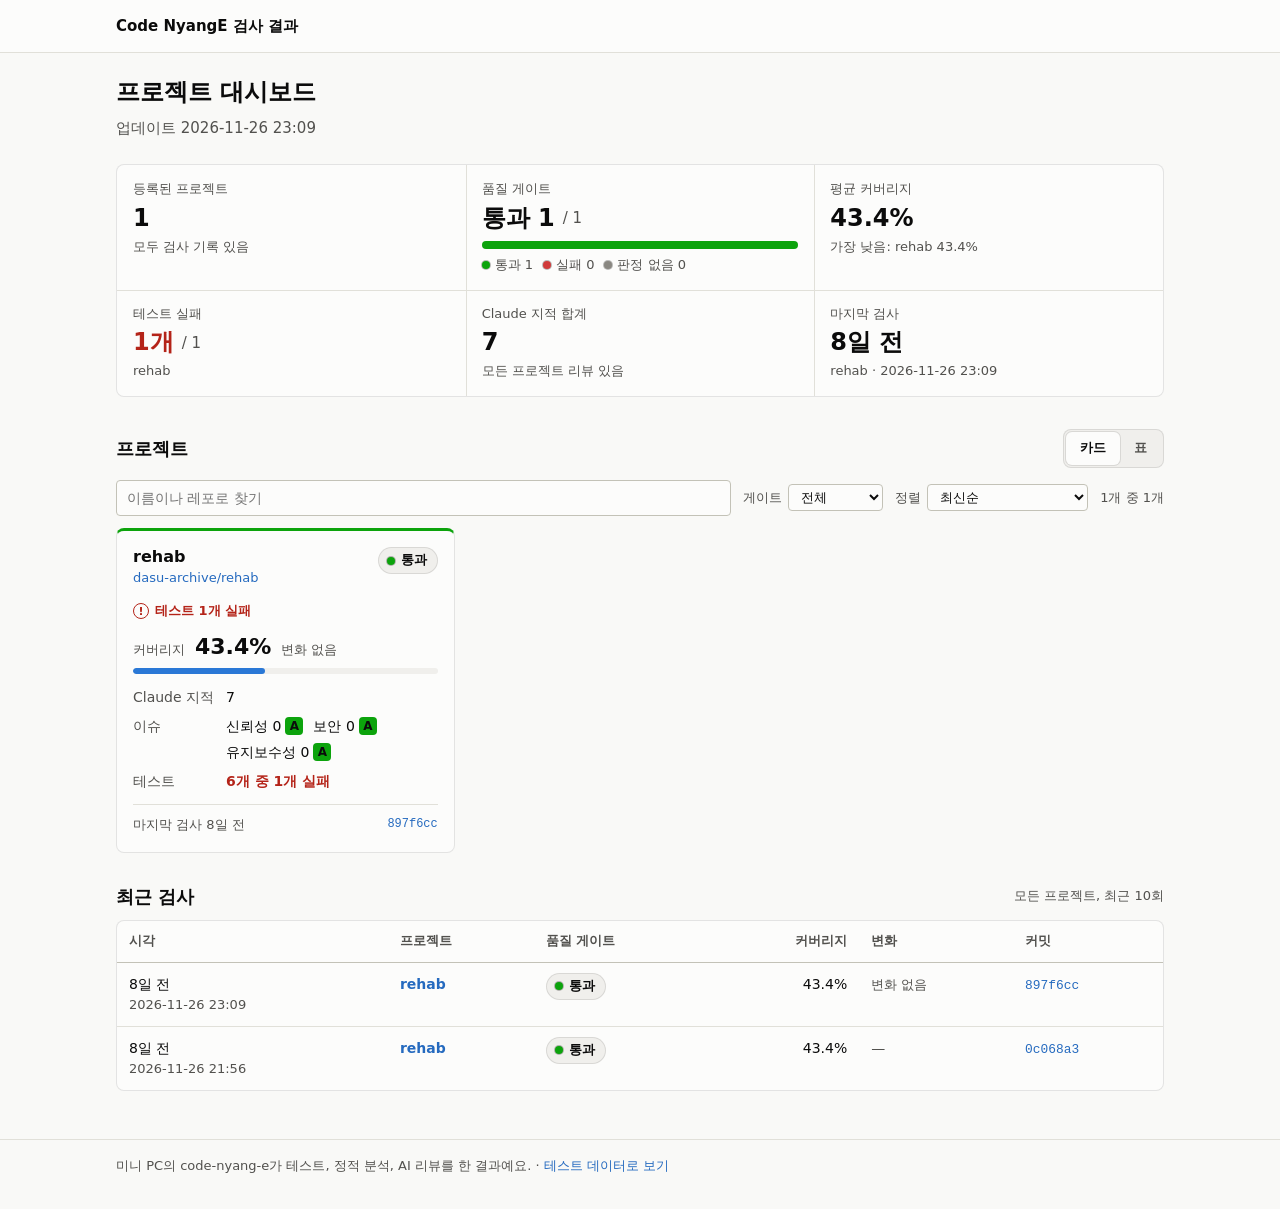
<file: index.html>
<!DOCTYPE html>
<html lang="ko">
<head>
  <meta charset="UTF-8">
  <meta name="viewport" content="width=device-width, initial-scale=1">
  <title>Code NyangE 검사 결과</title>
  <link rel="stylesheet" href="assets/style.css">
  <script type="module" src="assets/list.js"></script>
</head>
<body>
  <header class="site-header">
    <div class="container">
      <a class="site-title" href="./">Code NyangE 검사 결과</a>
    </div>
  </header>

  <main class="container">
    <div id="notices"></div>
    <div class="page-header">
      <h1>프로젝트 대시보드</h1>
      <p class="muted" id="updated"></p>
    </div>
    <div id="app">
      <div class="state" data-state="loading">불러오는 중</div>
    </div>
    <noscript>
      <div class="state" data-state="error">이 페이지는 JavaScript가 켜져 있어야 보여요.</div>
    </noscript>
  </main>

  <footer class="site-footer">
    <div class="container">
      미니 PC의 code-nyang-e가 테스트, 정적 분석, AI 리뷰를 한 결과예요.
      · <a id="data-switch" href="./?fixtures=v1">테스트 데이터로 보기</a>
    </div>
  </footer>
</body>
</html>
</file>
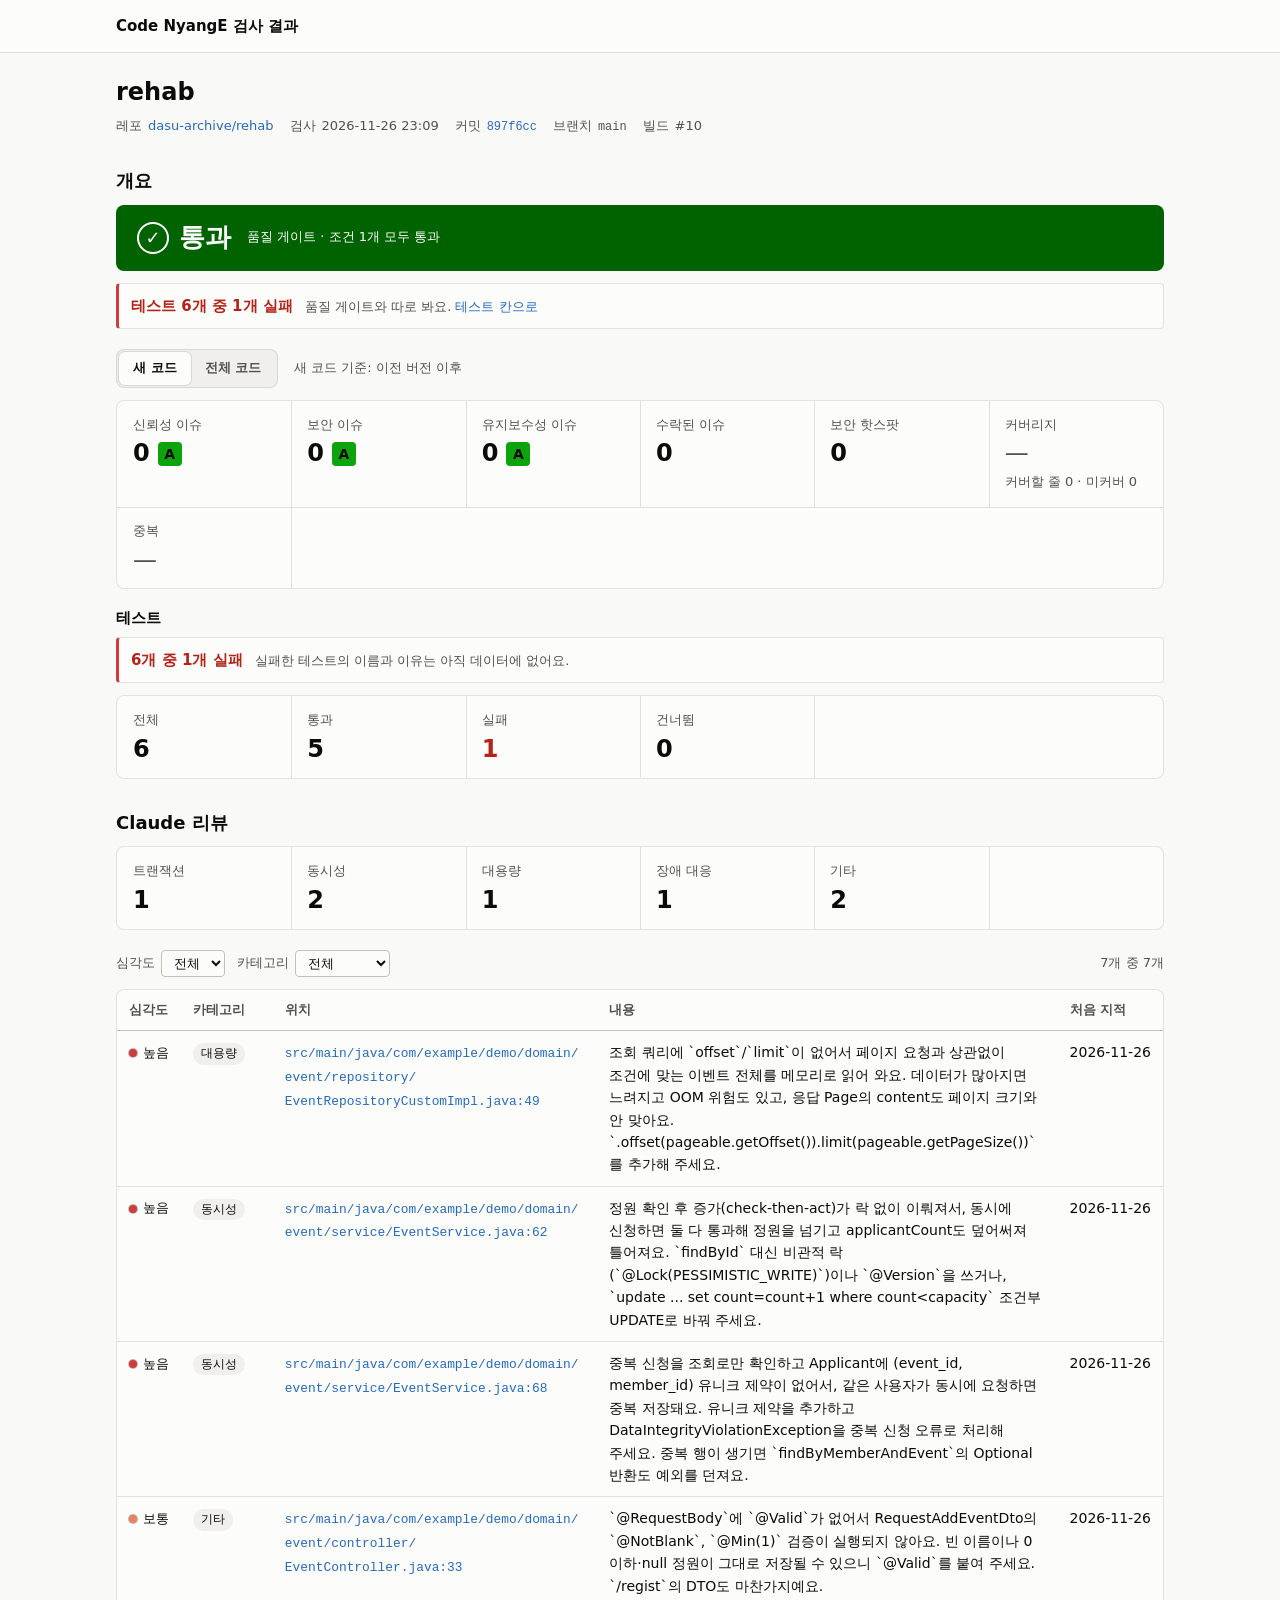
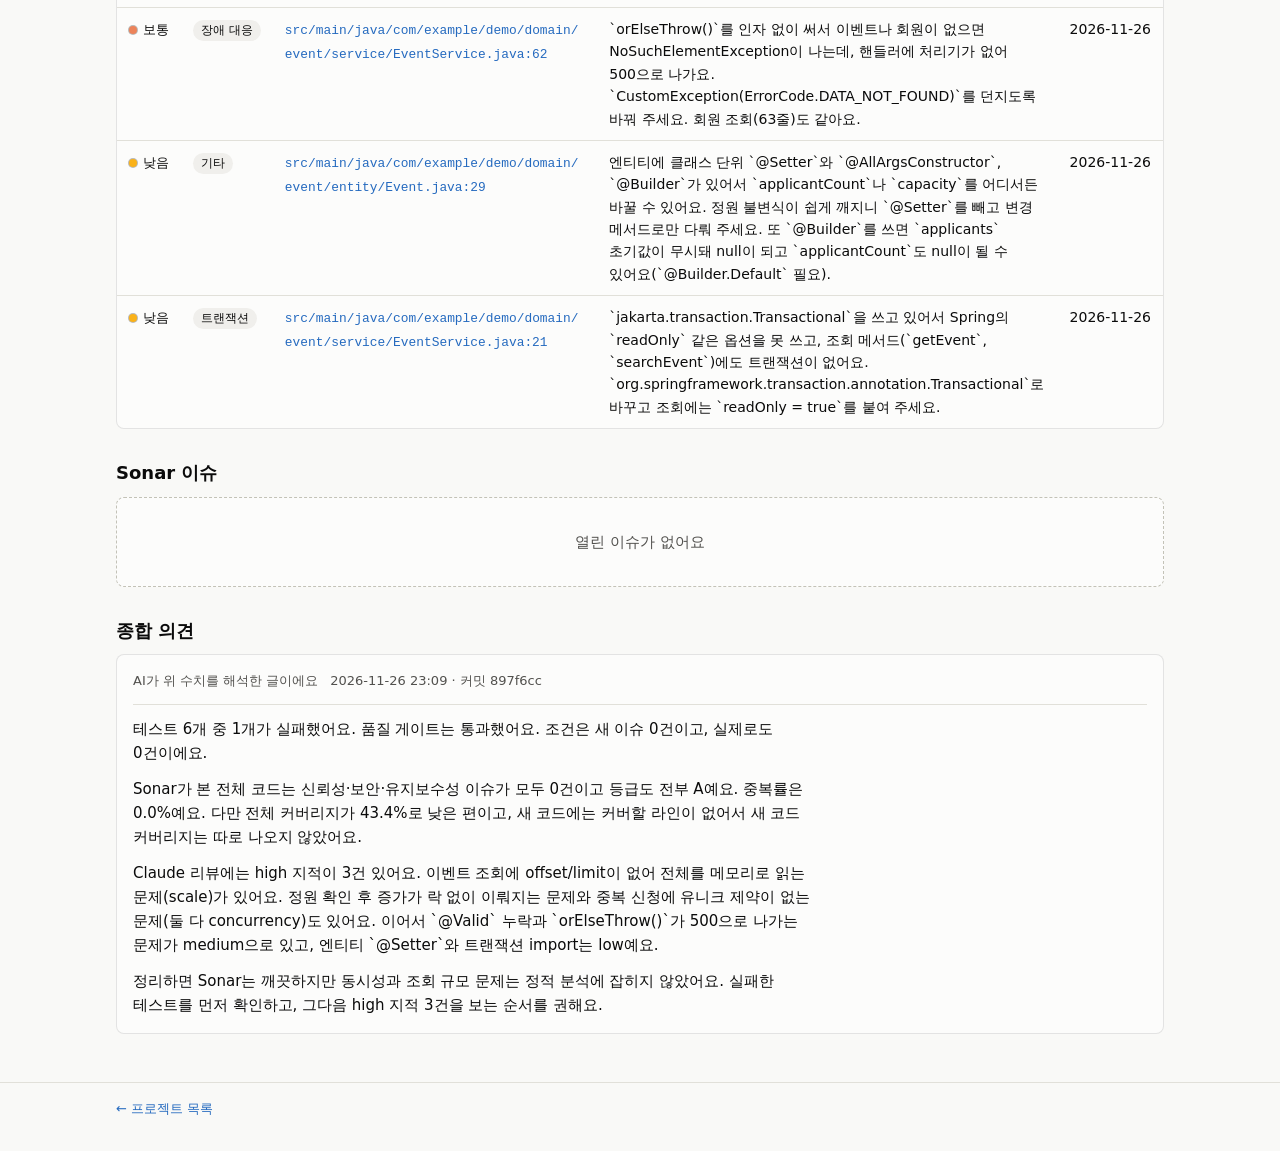
<file: projects/rehab/index.html>
<!DOCTYPE html>
<html lang="ko">
<head>
  <meta charset="UTF-8">
  <meta name="viewport" content="width=device-width, initial-scale=1">
  <title>프로젝트 · Code NyangE 검사 결과</title>
  <link rel="stylesheet" href="../../assets/style.css" id="style">
  <script>
    // 내부(Jenkins)가 이 파일을 projects/<id>/index.html로 그대로 복사한다. 그때 공통 파일은 ../../assets/에 있다.
    // 루트의 project-template.html을 직접 열 때(테스트 데이터 미리보기)는 assets/가 같은 폴더에 있다.
    (function () {
      var base = /\/project-template\.html$/.test(location.pathname) ? 'assets/' : '../../assets/';
      document.getElementById('style').href = base + 'style.css';
      var script = document.createElement('script');
      script.type = 'module';
      script.src = base + 'project.js';
      document.head.appendChild(script);
    })();
  </script>
</head>
<body>
  <header class="site-header">
    <div class="container">
      <a class="site-title" data-link="list" href="../../">Code NyangE 검사 결과</a>
    </div>
  </header>

  <main class="container">
    <div id="notices"></div>
    <div id="app">
      <div class="state" data-state="loading">불러오는 중</div>
    </div>
    <noscript>
      <div class="state" data-state="error">이 페이지는 JavaScript가 켜져 있어야 보여요.</div>
    </noscript>
  </main>

  <footer class="site-footer">
    <div class="container">
      <a data-link="list" href="../../">← 프로젝트 목록</a>
    </div>
  </footer>
</body>
</html>
</file>
<file: assets/style.css>
/*
 * dashboard 공통 스타일
 * - index.html(목록)과 project-template.html(프로젝트 화면)이 같이 쓴다.
 * - url()을 쓰지 않아서 어느 폴더에서 읽어도 같다.
 * - 상태 값은 data- 속성으로 받는다. JS는 textContent와 dataset만 바꾼다.
 *     게이트:  .gate / .gate-hero        data-status = passed | failed | unknown
 *     등급:    .rating                   data-rating = A | B | C | D | E
 *     심각도:  .sev                      data-sev    = blocker | high | medium | low | info
 *     배너:    .banner                   data-kind   = warning | error | info
 *     상태:    .state                    data-state  = loading | empty | error
 * - 색은 혼자 뜻을 나르지 않는다. 항상 글자(통과, 실패, high …)를 같이 둔다.
 */

/* ---------- 색과 크기 ---------- */

:root {
  color-scheme: light;

  --page: #f9f9f7;
  --surface: #fcfcfb;
  --surface-2: #f0efec;
  --ink: #0b0b0b;
  --ink-2: #52514e;
  --ink-3: #898781;            /* 장식·힌트 전용. 본문 글자에 쓰지 않음 */
  --line: #e1e0d9;
  --line-strong: #c3c2b7;
  --ring: rgba(11, 11, 11, 0.10);
  --dot-ring: rgba(11, 11, 11, 0.28);
  --link: #256abf;
  --focus: #2a78d6;
  --meter: #2a78d6;            /* 커버리지 막대 */
  --good-text: #006300;        /* 올라감 글자 7.4:1 */
  --bad-text: #b42318;         /* 내려감·실패 글자 6.4:1 */

  /* 상태색: 라이트·다크 공통 (고정) */
  --good: #0ca30c;
  --good-strong: #006300;      /* 큰 통과 칸 배경. 흰 글자 7.5:1 */
  --warning: #fab219;
  --serious: #ec835a;
  --critical: #d03b3b;
  --neutral: #898781;

  /* 등급 A–E */
  --rating-a: #0ca30c;
  --rating-b: #a3c93a;
  --rating-c: #fab219;
  --rating-d: #ec835a;
  --rating-e: #d03b3b;

  --font: system-ui, -apple-system, "Segoe UI", "Apple SD Gothic Neo", "Malgun Gothic", "Noto Sans KR", sans-serif;
  --mono: ui-monospace, "SFMono-Regular", Menlo, Consolas, "Cascadia Mono", "D2Coding", monospace;

  --radius: 8px;
  --radius-sm: 4px;
  --gap: 16px;
  --max: 1080px;
}

@media (prefers-color-scheme: dark) {
  :root:where(:not([data-theme="light"])) {
    color-scheme: dark;
    --page: #0d0d0d;
    --surface: #1a1a19;
    --surface-2: #262624;
    --ink: #f0efec;
    --ink-2: #c3c2b7;
    --ink-3: #898781;
    --line: #2c2c2a;
    --line-strong: #383835;
    --ring: rgba(255, 255, 255, 0.10);
    --dot-ring: rgba(255, 255, 255, 0.18);
    --link: #6da7ec;
    --focus: #3987e5;
    --meter: #3987e5;
    --good-text: #0ca30c;
    --bad-text: #f97066;
  }
}

:root[data-theme="dark"] {
  color-scheme: dark;
  --page: #0d0d0d;
  --surface: #1a1a19;
  --surface-2: #262624;
  --ink: #f0efec;
  --ink-2: #c3c2b7;
  --ink-3: #898781;
  --line: #2c2c2a;
  --line-strong: #383835;
  --ring: rgba(255, 255, 255, 0.10);
  --dot-ring: rgba(255, 255, 255, 0.18);
  --link: #6da7ec;
  --focus: #3987e5;
  --meter: #3987e5;
  --good-text: #0ca30c;
  --bad-text: #f97066;
}

/* ---------- 기본 ---------- */

*,
*::before,
*::after {
  box-sizing: border-box;
}

html {
  -webkit-text-size-adjust: 100%;
}

body {
  margin: 0;
  background: var(--page);
  color: var(--ink);
  font-family: var(--font);
  font-size: 15px;
  line-height: 1.6;
  word-break: keep-all;
  overflow-wrap: anywhere;
}

h1, h2, h3 {
  margin: 0;
  line-height: 1.3;
  font-weight: 650;
}

h1 { font-size: 24px; }
h2 { font-size: 18px; }
h3 { font-size: 15px; }

p { margin: 0; }

a {
  color: var(--link);
  text-decoration: none;
}

a:hover {
  text-decoration: underline;
}

:focus-visible {
  outline: 2px solid var(--focus);
  outline-offset: 2px;
  border-radius: var(--radius-sm);
}

code,
.mono {
  font-family: var(--mono);
  font-size: 0.92em;
}

.num {
  font-variant-numeric: tabular-nums;
  text-align: right;
  white-space: nowrap;
}

.muted { color: var(--ink-2); }

/* 값이 null일 때 "—". 0과 다르게 보이도록 흐리게 */
.null {
  color: var(--ink-2);
  font-weight: 400;
}

.visually-hidden {
  position: absolute;
  width: 1px;
  height: 1px;
  margin: -1px;
  padding: 0;
  overflow: hidden;
  clip: rect(0 0 0 0);
  white-space: nowrap;
  border: 0;
}

[hidden] { display: none !important; }

/* ---------- 틀 ---------- */

.container {
  width: 100%;
  max-width: var(--max);
  margin: 0 auto;
  padding: 0 16px;
}

.site-header {
  background: var(--surface);
  border-bottom: 1px solid var(--line);
}

.site-header .container {
  display: flex;
  align-items: center;
  gap: 12px;
  min-height: 52px;
}

.site-title {
  font-size: 15px;
  font-weight: 650;
  color: var(--ink);
}

.site-title:hover { text-decoration: none; }

main.container {
  padding-top: 24px;
  padding-bottom: 48px;
}

.site-footer {
  border-top: 1px solid var(--line);
  color: var(--ink-2);
  font-size: 13px;
  padding: 16px 0 32px;
}

/* 머리말: 제목 + 메타 줄 */
.page-header {
  display: grid;
  gap: 8px;
  margin-bottom: 24px;
}

.meta {
  display: flex;
  flex-wrap: wrap;
  gap: 4px 16px;
  margin: 0;
  padding: 0;
  list-style: none;
  color: var(--ink-2);
  font-size: 13px;
}

.meta dt,
.meta .meta__label {
  color: var(--ink-2);
}

.meta dd { margin: 0; color: var(--ink); }

.meta__item {
  display: inline-flex;
  gap: 6px;
  align-items: baseline;
}

/* 섹션 */
.section {
  margin-top: 32px;
}

.section__head {
  display: flex;
  flex-wrap: wrap;
  align-items: center;
  justify-content: space-between;
  gap: 8px 16px;
  margin-bottom: 12px;
}

.section__note {
  color: var(--ink-2);
  font-size: 13px;
}

/* 섹션 안의 작은 묶음 (예: 개요 안의 지표, 테스트) */
.subsection {
  margin-top: 20px;
}

.subsection > h3 {
  margin-bottom: 8px;
}

.scope-bar {
  display: flex;
  flex-wrap: wrap;
  align-items: center;
  gap: 8px 16px;
  margin: 20px 0 12px;
}

.stack > * + * {
  margin-top: 12px;
}

.card {
  background: var(--surface);
  border: 1px solid var(--ring);
  border-radius: var(--radius);
  padding: 16px;
}

.card + .card { margin-top: var(--gap); }

.grid {
  display: grid;
  gap: var(--gap);
  grid-template-columns: repeat(auto-fit, minmax(240px, 1fr));
}

/* ---------- 숫자 칸 (stat) ---------- */

/* 칸 사이 선은 각 칸의 오른쪽·아래 선. 바깥 가장자리 선은 음수 여백으로 숨긴다 */
.stats {
  display: grid;
  grid-template-columns: repeat(auto-fill, minmax(150px, 1fr));
  background: var(--surface);
  border: 1px solid var(--ring);
  border-radius: var(--radius);
  overflow: hidden;
}

.stat {
  display: grid;
  align-content: start;
  gap: 4px;
  padding: 14px 16px;
  min-width: 0;
  border-right: 1px solid var(--line);
  border-bottom: 1px solid var(--line);
  margin: 0 -1px -1px 0;
}

.stat__label {
  color: var(--ink-2);
  font-size: 13px;
}

.stat__value {
  display: flex;
  align-items: center;
  gap: 8px;
  font-size: 24px;
  font-weight: 650;
  line-height: 1.2;
}

.stat__sub {
  color: var(--ink-2);
  font-size: 13px;
}

/* ---------- 품질 게이트 ---------- */

/* 작은 배지 (목록 표, 추이 등) */
.gate {
  display: inline-flex;
  align-items: center;
  gap: 6px;
  padding: 2px 10px 2px 8px;
  border: 1px solid var(--ring);
  border-radius: 999px;
  background: var(--surface-2);
  color: var(--ink);
  font-size: 13px;
  font-weight: 600;
  white-space: nowrap;
}

.gate::before {
  content: "";
  width: 8px;
  height: 8px;
  border-radius: 50%;
  background: var(--neutral);
  box-shadow: 0 0 0 1px var(--dot-ring);
}

.gate[data-status="passed"]::before { background: var(--good); }
.gate[data-status="failed"]::before { background: var(--critical); }

/* 큰 판정 칸 (프로젝트 개요 맨 위) */
.gate-hero {
  display: flex;
  flex-wrap: wrap;
  align-items: center;
  gap: 8px 16px;
  padding: 16px 20px;
  border-radius: var(--radius);
  border: 1px dashed var(--line-strong);
  background: var(--surface-2);
  color: var(--ink);
}

.gate-hero__label {
  display: inline-flex;
  align-items: center;
  gap: 10px;
  font-size: 26px;
  font-weight: 700;
  line-height: 1.2;
}

.gate-hero__label::before {
  content: "?";
  display: inline-grid;
  place-items: center;
  width: 32px;
  height: 32px;
  border-radius: 50%;
  border: 2px solid currentColor;
  font-size: 18px;
  line-height: 1;
}

.gate-hero__sub {
  font-size: 13px;
}

.gate-hero[data-status="passed"],
.gate-hero[data-status="failed"] {
  border-style: solid;
  border-color: transparent;
  color: #ffffff;
}

.gate-hero[data-status="passed"] { background: var(--good-strong); }
.gate-hero[data-status="failed"] { background: var(--critical); }
.gate-hero[data-status="passed"] .gate-hero__label::before { content: "✓"; }
.gate-hero[data-status="failed"] .gate-hero__label::before { content: "✕"; }

/* 실패한 조건 목록 */
.conditions {
  margin: 12px 0 0;
  padding: 0;
  list-style: none;
  display: grid;
  gap: 8px;
}

.conditions li {
  display: flex;
  flex-wrap: wrap;
  gap: 4px 12px;
  align-items: baseline;
  padding: 10px 12px;
  background: var(--surface);
  border: 1px solid var(--ring);
  border-left: 3px solid var(--critical);
  border-radius: var(--radius-sm);
}

.conditions li[data-status="passed"] { border-left-color: var(--good); }

.conditions__metric { font-weight: 600; }
.conditions__detail { color: var(--ink-2); font-size: 13px; }

/* ---------- 테스트 결과 ---------- */
/* 실패한 테스트가 있는 회차도 게시된다. 게이트를 통과해도 테스트는 실패할 수 있다 */

.test-result {
  display: flex;
  flex-wrap: wrap;
  gap: 4px 12px;
  align-items: baseline;
  margin: 0 0 12px;
  padding: 10px 12px;
  background: var(--surface);
  border: 1px solid var(--ring);
  border-left: 3px solid var(--neutral);
  border-radius: var(--radius-sm);
}

.test-result--alert { margin: 12px 0 0; }
.test-result[data-status="passed"] { border-left-color: var(--good); }
.test-result[data-status="failed"] { border-left-color: var(--critical); }

.test-result__head { font-weight: 600; }
.test-result[data-status="failed"] .test-result__head { color: var(--bad-text); }
.test-result__note { color: var(--ink-2); font-size: 13px; }

.text-bad {
  color: var(--bad-text);
  font-weight: 600;
}

/* ---------- 등급 A–E ---------- */

.rating {
  display: inline-grid;
  place-items: center;
  width: 24px;
  height: 24px;
  border-radius: var(--radius-sm);
  background: var(--neutral);
  color: #0b0b0b;
  font-size: 14px;
  font-weight: 700;
  line-height: 1;
  flex: none;
}

.rating[data-rating="A"] { background: var(--rating-a); }
.rating[data-rating="B"] { background: var(--rating-b); }
.rating[data-rating="C"] { background: var(--rating-c); }
.rating[data-rating="D"] { background: var(--rating-d); }
.rating[data-rating="E"] { background: var(--rating-e); color: #ffffff; }

/* ---------- 심각도 ---------- */

.sev {
  display: inline-flex;
  align-items: center;
  gap: 6px;
  font-size: 13px;
  white-space: nowrap;
}

.sev::before {
  content: "";
  width: 8px;
  height: 8px;
  border-radius: 50%;
  background: var(--neutral);
  box-shadow: 0 0 0 1px var(--dot-ring);
  flex: none;
}

.sev[data-sev="blocker"]::before {
  background: var(--critical);
  border-radius: 2px;            /* 막힘은 네모로 high와 구분 */
}

.sev[data-sev="blocker"] { font-weight: 650; }
.sev[data-sev="high"]::before { background: var(--critical); }
.sev[data-sev="medium"]::before { background: var(--serious); }
.sev[data-sev="low"]::before { background: var(--warning); }
.sev[data-sev="info"]::before { background: var(--neutral); }

/* 품질·카테고리처럼 색이 필요 없는 꼬리표 */
.chip {
  display: inline-flex;
  align-items: center;
  padding: 1px 8px;
  border-radius: 999px;
  background: var(--surface-2);
  color: var(--ink);
  font-size: 12px;
  white-space: nowrap;
}

.chips {
  display: inline-flex;
  flex-wrap: wrap;
  gap: 4px;
}

/* ---------- 표 ---------- */

.table-wrap {
  overflow-x: auto;
  background: var(--surface);
  border: 1px solid var(--ring);
  border-radius: var(--radius);
  -webkit-overflow-scrolling: touch;
}

.table {
  width: 100%;
  border-collapse: collapse;
  font-size: 14px;
}

/* 칸 안에서는 글자 단위로 끊지 않는다. 좁으면 표가 .table-wrap 안에서 옆으로 밀린다 */
.table th,
.table td {
  padding: 10px 12px;
  text-align: left;
  vertical-align: top;
  border-bottom: 1px solid var(--line);
  overflow-wrap: normal;
}

/* 파일 경로는 JS가 "/" 뒤에 <wbr>을 넣어서 거기서만 줄을 바꾼다 */
.table .nowrap,
.nowrap {
  white-space: nowrap;
}

.table .sub,
.sub {
  color: var(--ink-2);
  font-size: 13px;
}

.project-name {
  font-weight: 600;
}

.impacts {
  display: grid;
  gap: 4px;
}

.impact {
  display: flex;
  align-items: center;
  gap: 6px;
  white-space: nowrap;
}

.table th {
  color: var(--ink-2);
  font-size: 13px;
  font-weight: 600;
  white-space: nowrap;
  border-bottom-color: var(--line-strong);
}

.table th.num,
.table td.num {
  text-align: right;
}

.table tbody tr:last-child td { border-bottom: 0; }
.table tbody tr:hover td { background: var(--surface-2); }

/* 내용 칸은 띄어쓰기 없는 긴 글자도 칸 안에서 줄을 바꾼다 */
.table .message {
  min-width: 240px;
  overflow-wrap: anywhere;
}

/* ---------- 전환·필터 ---------- */

.toggle {
  display: inline-flex;
  padding: 2px;
  border-radius: var(--radius);
  background: var(--surface-2);
  border: 1px solid var(--ring);
}

.toggle button {
  appearance: none;
  border: 0;
  margin: 0;
  padding: 6px 14px;
  border-radius: 6px;
  background: transparent;
  color: var(--ink-2);
  font: inherit;
  font-size: 13px;
  font-weight: 600;
  cursor: pointer;
}

.toggle button[aria-pressed="true"] {
  background: var(--surface);
  color: var(--ink);
  box-shadow: 0 0 0 1px var(--ring);
}

.filters {
  display: flex;
  flex-wrap: wrap;
  gap: 8px 12px;
  align-items: center;
  margin-bottom: 12px;
}

.filters label {
  display: inline-flex;
  align-items: center;
  gap: 6px;
  color: var(--ink-2);
  font-size: 13px;
}

.filters select {
  font: inherit;
  font-size: 13px;
  color: var(--ink);
  background: var(--surface);
  border: 1px solid var(--line-strong);
  border-radius: var(--radius-sm);
  padding: 4px 8px;
}

.filters__count {
  color: var(--ink-2);
  font-size: 13px;
  margin-left: auto;
}

/* ---------- 배너·상태 ---------- */

.banner {
  display: flex;
  gap: 10px;
  align-items: flex-start;
  margin-bottom: 16px;
  padding: 12px 14px;
  background: var(--surface);
  border: 1px solid var(--ring);
  border-left: 4px solid var(--neutral);
  border-radius: var(--radius-sm);
  font-size: 14px;
}

.banner::before {
  content: "i";
  display: inline-grid;
  place-items: center;
  flex: none;
  width: 20px;
  height: 20px;
  border-radius: 50%;
  border: 1.5px solid currentColor;
  font-size: 12px;
  font-weight: 700;
  line-height: 1;
}

.banner[data-kind="warning"] { border-left-color: var(--warning); }
.banner[data-kind="warning"]::before { content: "!"; }
.banner[data-kind="error"] { border-left-color: var(--critical); }
.banner[data-kind="error"]::before { content: "✕"; }

.state {
  padding: 32px 16px;
  text-align: center;
  color: var(--ink-2);
  background: var(--surface);
  border: 1px dashed var(--line-strong);
  border-radius: var(--radius);
}

.state[data-state="error"] {
  border-style: solid;
  border-color: var(--ring);
  border-left: 4px solid var(--critical);
  text-align: left;
}

.state[data-state="loading"]::before {
  content: "";
  display: inline-block;
  width: 12px;
  height: 12px;
  margin-right: 8px;
  vertical-align: -1px;
  border-radius: 50%;
  border: 2px solid var(--line-strong);
  border-top-color: var(--ink-2);
  animation: spin 0.8s linear infinite;
}

@keyframes spin {
  to { transform: rotate(360deg); }
}

/* ---------- 종합 의견 ---------- */

.opinion {
  display: grid;
  gap: 12px;
}

.opinion__note {
  display: flex;
  flex-wrap: wrap;
  gap: 4px 12px;
  color: var(--ink-2);
  font-size: 13px;
  padding-bottom: 12px;
  border-bottom: 1px solid var(--line);
}

.opinion p {
  max-width: 72ch;
}

/* ---------- 메인 대시보드 ---------- */

.section--first {
  margin-top: 0;
}

/* 요약 칸 6개: 넓은 화면 3×2, 좁은 화면 2×3 */
.stats--summary {
  grid-template-columns: repeat(3, minmax(0, 1fr));
}

.stat__of {
  color: var(--ink-2);
  font-size: 15px;
  font-weight: 400;
}

/* 품질 게이트 비율 막대: 통과·실패·판정 없음. 숫자는 옆 글자로도 보인다 */
.segbar {
  display: flex;
  gap: 2px;
  height: 8px;
  margin: 4px 0 2px;
  border-radius: 999px;
  overflow: hidden;
  background: var(--surface-2);
}

.segbar span {
  min-width: 4px;
}

.segbar [data-status="passed"] { background: var(--good); }
.segbar [data-status="failed"] { background: var(--critical); }
.segbar [data-status="unknown"] { background: var(--neutral); }

.legend {
  display: flex;
  flex-wrap: wrap;
  gap: 2px 10px;
  color: var(--ink-2);
  font-size: 13px;
}

.legend__item {
  display: inline-flex;
  align-items: center;
  gap: 5px;
  white-space: nowrap;
}

.legend__item::before {
  content: "";
  width: 8px;
  height: 8px;
  border-radius: 50%;
  background: var(--neutral);
  box-shadow: 0 0 0 1px var(--dot-ring);
}

.legend__item[data-status="passed"]::before { background: var(--good); }
.legend__item[data-status="failed"]::before { background: var(--critical); }

/* 검색·필터·정렬 줄 */
.toolbar input[type="search"] {
  flex: 1 1 220px;
  min-width: 0;
  font: inherit;
  font-size: 14px;
  color: var(--ink);
  background: var(--surface);
  border: 1px solid var(--line-strong);
  border-radius: var(--radius-sm);
  padding: 6px 10px;
}

/* 프로젝트 카드 */
.pcards {
  display: grid;
  gap: var(--gap);
  grid-template-columns: repeat(auto-fill, minmax(300px, 1fr));
}

.pcard {
  position: relative;
  display: flex;
  flex-direction: column;
  gap: 12px;
  padding: 16px;
  background: var(--surface);
  border: 1px solid var(--ring);
  border-top: 3px solid var(--neutral);
  border-radius: var(--radius);
  transition: box-shadow 0.15s ease;
}

.pcard[data-status="passed"] { border-top-color: var(--good); }
.pcard[data-status="failed"] { border-top-color: var(--critical); }

.pcard:hover {
  box-shadow: 0 4px 16px rgba(11, 11, 11, 0.08);
}

.pcard__head {
  display: flex;
  align-items: flex-start;
  justify-content: space-between;
  gap: 8px;
}

.pcard__title {
  min-width: 0;
}

.pcard h3 {
  font-size: 16px;
}

/* 카드 어디를 눌러도 프로젝트로 간다. 안쪽 링크(레포, 커밋)는 따로 눌린다 */
.pcard__link {
  color: var(--ink);
}

.pcard__link::after {
  content: "";
  position: absolute;
  inset: 0;
  border-radius: var(--radius);
}

.pcard a:not(.pcard__link) {
  position: relative;
  z-index: 1;
}

.pcard__alerts {
  display: flex;
  flex-wrap: wrap;
  gap: 4px 16px;
}

.pcard__alert {
  display: inline-flex;
  align-items: center;
  gap: 6px;
  color: var(--bad-text);
  font-size: 13px;
  font-weight: 600;
}

.pcard__alert::before {
  content: "!";
  display: inline-grid;
  place-items: center;
  width: 16px;
  height: 16px;
  border-radius: 50%;
  border: 1.5px solid currentColor;
  font-size: 11px;
  line-height: 1;
}

.pcard__empty {
  color: var(--ink-2);
  font-size: 14px;
}

.pcard__cover {
  display: flex;
  flex-wrap: wrap;
  align-items: baseline;
  gap: 4px 10px;
}

.pcard__big {
  font-size: 22px;
  font-weight: 650;
  line-height: 1.2;
}

.meter {
  height: 6px;
  margin-top: 8px;
  border-radius: 999px;
  background: var(--surface-2);
  overflow: hidden;
}

.meter > span {
  display: block;
  height: 100%;
  border-radius: 999px;
  background: var(--meter);
}

.delta {
  font-size: 13px;
  font-weight: 600;
  white-space: nowrap;
}

.delta[data-dir="up"] { color: var(--good-text); }
.delta[data-dir="down"] { color: var(--bad-text); }
.delta[data-dir="flat"] { color: var(--ink-2); font-weight: 400; }

.facts {
  display: grid;
  grid-template-columns: auto 1fr;
  gap: 6px 12px;
  margin: 0;
  font-size: 14px;
}

.facts dt {
  color: var(--ink-2);
  white-space: nowrap;
}

.facts dd {
  margin: 0;
  display: flex;
  flex-wrap: wrap;
  align-items: center;
  gap: 4px 10px;
}

.issue {
  display: inline-flex;
  align-items: center;
  gap: 4px;
  white-space: nowrap;
}

.issues-inline {
  display: flex;
  flex-wrap: wrap;
  gap: 2px 10px;
}

.rating--sm {
  width: 18px;
  height: 18px;
  font-size: 12px;
}

.pcard__foot {
  display: flex;
  flex-wrap: wrap;
  justify-content: space-between;
  gap: 4px 12px;
  margin-top: auto;
  padding-top: 10px;
  border-top: 1px solid var(--line);
  color: var(--ink-2);
  font-size: 13px;
}

/* ---------- 좁은 화면 ---------- */

@media (max-width: 640px) {
  body { font-size: 14px; }
  h1 { font-size: 20px; }
  main.container { padding-top: 16px; }
  .gate-hero { padding: 14px 16px; }
  .gate-hero__label { font-size: 22px; }
  .stat__value { font-size: 20px; }
  .table th,
  .table td { padding: 8px 10px; }
  .filters__count { margin-left: 0; width: 100%; }
  .stats--summary { grid-template-columns: repeat(2, minmax(0, 1fr)); }
  .pcards { grid-template-columns: minmax(0, 1fr); }
  .pcard__big { font-size: 20px; }
}

@media (prefers-reduced-motion: reduce) {
  .pcard { transition: none; }
}

@media (prefers-reduced-motion: reduce) {
  .state[data-state="loading"]::before { animation: none; }
}

@media (forced-colors: active) {
  .gate::before,
  .sev::before,
  .rating,
  .gate-hero { forced-color-adjust: none; }
  .gate-hero { border: 2px solid CanvasText; }
}
</file>
